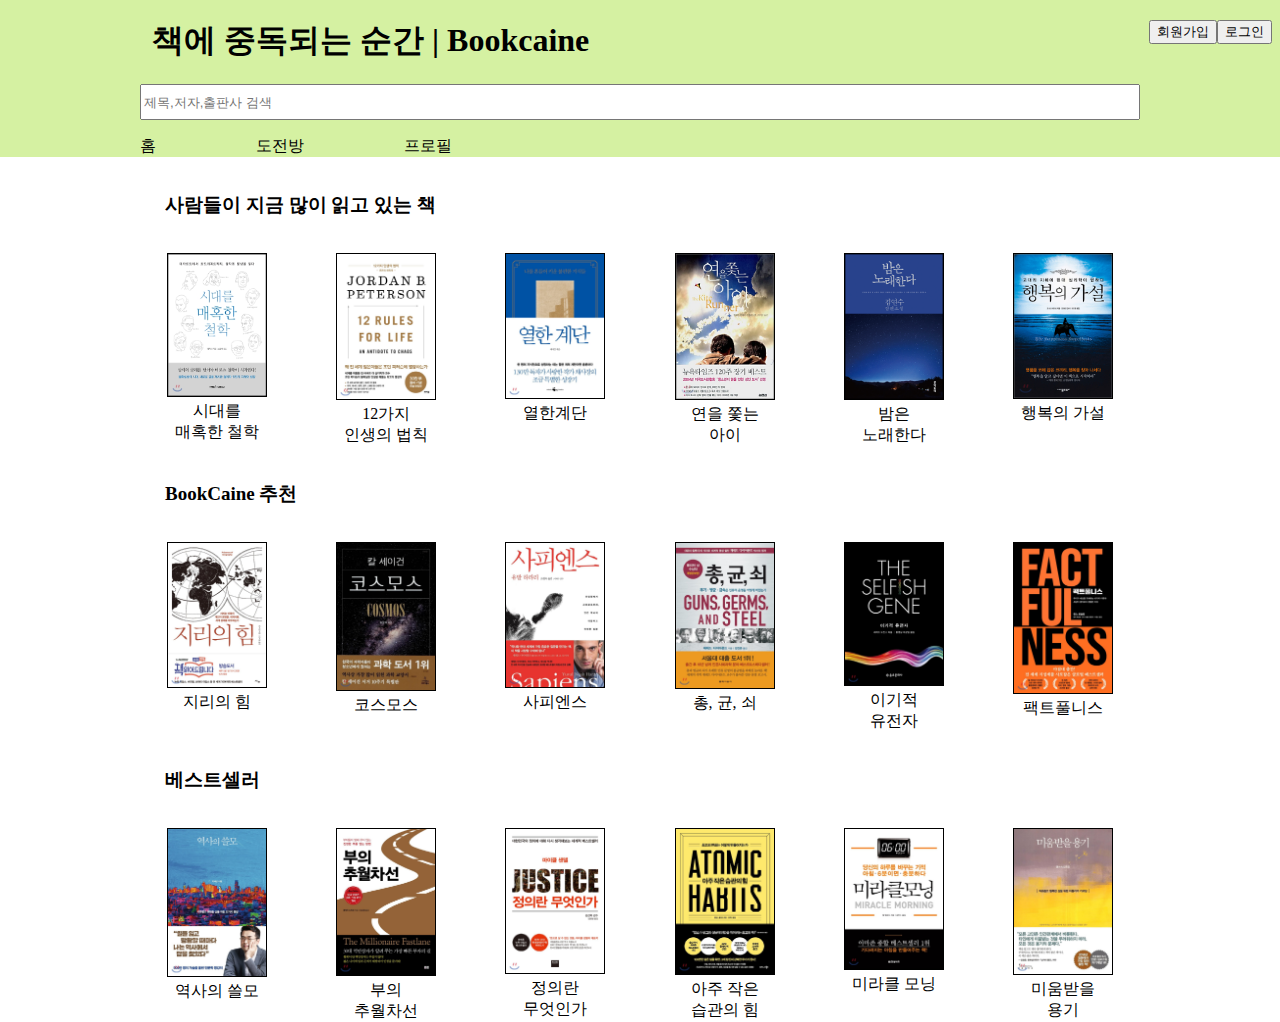
<file: bookcaine/index.html>
<!DOCTYPE html>
<html lang="en">

<head>
    <meta charset="UTF-8">
    <meta http-equiv="X-UA-Compatible" content="IE=edge">
    <meta name="viewport" content="width=device-width, initial-scale=1.0">
    <title>Document</title>
    <link rel="stylesheet" href="css/style.css">
</head>

<body>
    <header id="header">
        <section>
            <h1 class="d-none">메인</h1>
            <section id="main-top">
                <h1>책에 중독되는 순간 | Bookcaine</h1>
                <nav id="user">
                    <ul>
                        <li><a href="sign_up/Main_Sign_Up.html"><button>회원가입</button></a></li>
                        <li><a href="login/login.html"><button>로그인</button></a></li>
                    </ul>
                </nav>
            </section>

            <section class="book-search-form">
                <h1 class="d-none">도서검색폼</h1>
                <form action="">
                    <!-- <fieldset> -->
                    <!-- <legend class="d-none">도서 검색 필드</legend> -->
                    <input type="text" name="search" placeholder="제목,저자,출판사 검색">
                    <!-- <input class="button" type="submit" value="검색"> -->
                    <!-- </fieldset> -->
                </form>
            </section>

            <nav class="quick-menu">
                <h1 class="d-none">퀵메뉴</h1>
                <ul>
                    <li><a href="#">홈</a></li>
                    <li><a href="">도전방</a></li>
                    <li><a href="profile/profile.html">프로필</a></li>
                </ul>
            </nav>
        </section>


    </header>
    <main>
        <h1 class="d-none">content</h1>
        <nav>
            <h1 class="section-title">사람들이 지금 많이 읽고 있는 책</h1>
            <ol class="book-list">
                <div>
                    <a href="books/book1.html">
                        <img src="images/book1.jpg" alt="">
                        <li>시대를<br>매혹한 철학</li>
                    </a>
                    <a href="">
                        <img src="images/book2.jfif" alt="">
                        <li>12가지<br>인생의 법칙</li>
                    </a>
                    <a href="">
                        <img src="images/book3.jfif" alt="">
                        <li>열한계단</li>
                    </a>
                </div>
                <div>
                    <a href="">
                        <img src="images/book4.jpg" alt="">
                        <li>연을 쫓는<br>아이</li>
                    </a>
                    <a href="">
                        <img src="images/book5.jpg" alt="">
                        <li>밤은<br>노래한다</li>
                    </a>
                    <a href="">
                        <img src="images/book6.jpg" alt="">
                        <li>행복의 가설</li>
                    </a>
                </div>
            </ol>
        </nav>
        <nav>
            <h1 class="section-title">BookCaine 추천</h1>
            <ul class="book-list">
                <div>
                    <a href="#">
                        <img src="images/book7.jfif" alt="">
                        <li>지리의 힘</li>
                    </a>
                    <a href="">
                        <img src="images/book8.jfif" alt="">
                        <li>코스모스</li>
                    </a>
                    <a href="">
                        <img src="images/book9.jfif" alt="">
                        <li>사피엔스</li>
                    </a>
                </div>
                <div>
                    <a href="">
                        <img src="images/book10.jfif" alt="">
                        <li>총, 균, 쇠</li>
                    </a>
                    <a href="">
                        <img src="images/book11.jfif" alt="">
                        <li>이기적<br>유전자</li>
                    </a>
                    <a href="">
                        <img src="images/book12.jfif" alt="">
                        <li>팩트풀니스</li>
                    </a>
                </div>

            </ul>
        </nav>
        <nav>
            <h1 class="section-title">베스트셀러</h1>
            <ol class="book-list">
                <div>
                    <a href="">
                        <img src="images/book13.jfif" alt="">
                        <li>역사의 쓸모</li>
                    </a>
                    <a href="#">
                        <img src="images/book14.jfif" alt="">
                        <li>부의<br>추월차선</li>
                    </a>
                    <a href="">
                        <img src="images/book15.jfif" alt="">
                        <li>정의란<br>무엇인가</li>
                    </a>
                </div>
                <div>
                    <a href="">
                        <img src="images/book16.jfif" alt="">
                        <li>아주 작은<br>습관의 힘</li>
                    </a>
                    <a href="">
                        <img src="images/book17.jfif" alt="">
                        <li>미라클 모닝</li>
                    </a>
                    <a href="">
                        <img src="images/book18.jfif" alt="">
                        <li>미움받을<br>용기</li>
                    </a>
                </div>
            </ol>
        </nav>
    </main>

</body>

</html>
</file>
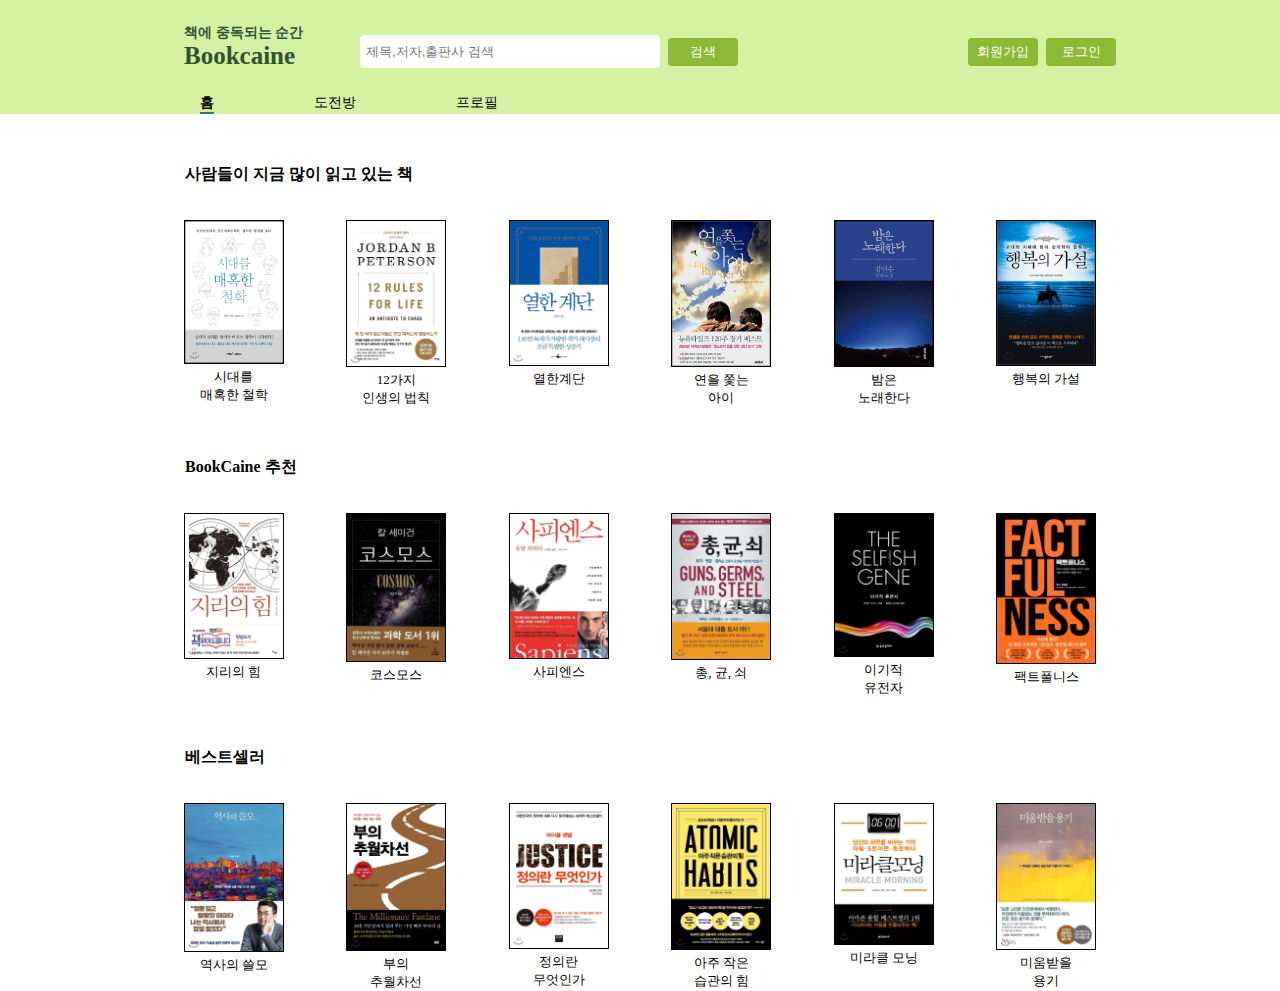
<file: prev/index.html>
<!DOCTYPE html>
<html lang="en">

<head>
    <meta charset="UTF-8">
    <meta http-equiv="X-UA-Compatible" content="IE=edge">
    <meta name="viewport" content="width=device-width, initial-scale=1.0">
    <title>Document</title>
    <link rel="stylesheet" href="css/style.css">
</head>

<body>
    <header id="header">
        <div class="float-content">
            <h1 class="logo"><div class="logo-1">책에 중독되는 순간</div> Bookcaine</h1>
            <section>
                <h1 class="d-none">헤더</h1>
                <nav id="user">
                    <ul>
                        <li><a href="sign_up/Main_Sign_Up.html"><input class="button" type="button" value="회원가입"></a></li>
                        <li><a href="login/login.html"><input class="button" type="button" value="로그인"></a></li>
                    </ul>
                </nav>

                <section class="book-search-form">
                    <h1 class="d-none">도서검색폼</h1>
                    <form action="">
                        <legend class="d-none">도서 검색 필드</legend>
                        <input class="form-input" type="text" name="search" placeholder="제목,저자,출판사 검색">
                        <input class="button" type="submit" value="검색">
                    </form>
                </section>
    
                <nav class="quick-menu">
                    <h1 class="d-none">퀵메뉴</h1>
                    <ul>
                        <li class="home"><a href="#">홈</a></li>
                        <li><a href="">도전방</a></li>
                        <li><a href="profile/profile.html">프로필</a></li>
                    </ul>
                </nav>
            </section>
        </div>
    </header>

    <main>
        <h1 class="d-none">content</h1>
        <nav>
            <h1 class="section-title">사람들이 지금 많이 읽고 있는 책</h1>
            <ol class="book-list">
                <div>
                    <a href="books/book1.html">
                        <img src="images/book1.jpg" alt="">
                        <li>시대를<br>매혹한 철학</li>
                    </a>
                    <a href="">
                        <img src="images/book2.jfif" alt="">
                        <li>12가지<br>인생의 법칙</li>
                    </a>
                    <a href="">
                        <img src="images/book3.jfif" alt="">
                        <li>열한계단</li>
                    </a>
                </div>
                <div>
                    <a href="">
                        <img src="images/book4.jpg" alt="">
                        <li>연을 쫓는<br>아이</li>
                    </a>
                    <a href="">
                        <img src="images/book5.jpg" alt="">
                        <li>밤은<br>노래한다</li>
                    </a>
                    <a href="">
                        <img src="images/book6.jpg" alt="">
                        <li>행복의 가설</li>
                    </a>
                </div>
            </ol>
        </nav>
        <nav>
            <h1 class="section-title">BookCaine 추천</h1>
            <ul class="book-list">
                <div>
                    <a href="#">
                        <img src="images/book7.jfif" alt="">
                        <li>지리의 힘</li>
                    </a>
                    <a href="">
                        <img src="images/book8.jfif" alt="">
                        <li>코스모스</li>
                    </a>
                    <a href="">
                        <img src="images/book9.jfif" alt="">
                        <li>사피엔스</li>
                    </a>
                </div>
                <div>
                    <a href="">
                        <img src="images/book10.jfif" alt="">
                        <li>총, 균, 쇠</li>
                    </a>
                    <a href="">
                        <img src="images/book11.jfif" alt="">
                        <li>이기적<br>유전자</li>
                    </a>
                    <a href="">
                        <img src="images/book12.jfif" alt="">
                        <li>팩트풀니스</li>
                    </a>
                </div>

            </ul>
        </nav>
        <nav>
            <h1 class="section-title">베스트셀러</h1>
            <ol class="book-list">
                <div>
                    <a href="">
                        <img src="images/book13.jfif" alt="">
                        <li>역사의 쓸모</li>
                    </a>
                    <a href="#">
                        <img src="images/book14.jfif" alt="">
                        <li>부의<br>추월차선</li>
                    </a>
                    <a href="">
                        <img src="images/book15.jfif" alt="">
                        <li>정의란<br>무엇인가</li>
                    </a>
                </div>
                <div>
                    <a href="">
                        <img src="images/book16.jfif" alt="">
                        <li>아주 작은<br>습관의 힘</li>
                    </a>
                    <a href="">
                        <img src="images/book17.jfif" alt="">
                        <li>미라클 모닝</li>
                    </a>
                    <a href="">
                        <img src="images/book18.jfif" alt="">
                        <li>미움받을<br>용기</li>
                    </a>
                </div>
            </ol>
        </nav>
    </main>

</body>

</html>
</file>
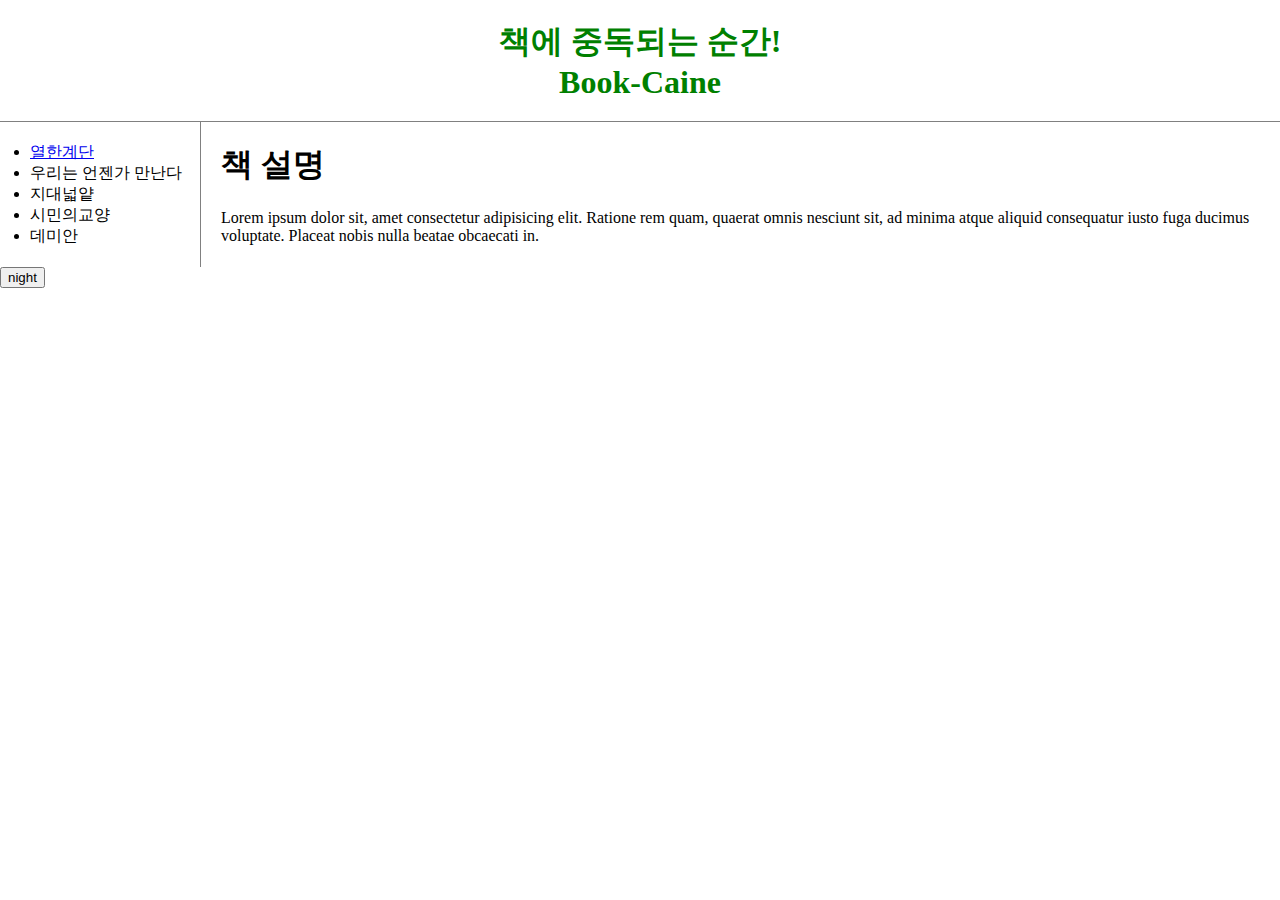
<file: bookcaine/practice.html>
<!DOCTYPE html>

<head>
    <html lang="en">

    <meta charset="UTF-8">
    <meta http-equiv="X-UA-Compatible" content="IE=edge">
    <meta name="viewport" content="width=device-width, initial-scale=1.0">
    <title>책에 중독되는 순간! BookCaine</title>
    <link rel="stylesheet" href="practice.css">
</head>

<body>
    <h1 id="title">책에 중독되는 순간!<br>Book-Caine</h1>

    <div id="grid">
        <nav>
            <h1 class="hide">책 목록</h1>
            <ul>
                <li><a href="./books/book1.html">열한계단</a></li>
                <li>우리는 언젠가 만난다</li>
                <li>지대넓얕</li>
                <li>시민의교양</li>
                <li>데미안</li>
            </ul>
        </nav>
        <section id="article">
            <h1>책 설명</h1>
            <p>
                Lorem ipsum dolor sit, amet consectetur adipisicing elit. Ratione rem quam, quaerat omnis nesciunt sit,
                ad
                minima atque aliquid consequatur iusto fuga ducimus voluptate. Placeat nobis nulla beatae obcaecati in.
            </p>
        </section>
    </div>

    <input type="button" value="night" onclick="
    var target = document.querySelector('body');
    if (this.value === 'night') {
        target.style.backgroundColor='black';
        target.style.color='white';
        this.value = 'day';
    } else {
        target.style.backgroundColor='white';
        target.style.color='black';
        this.value = 'night';
    }
    ">

</body>

</html>
</file>
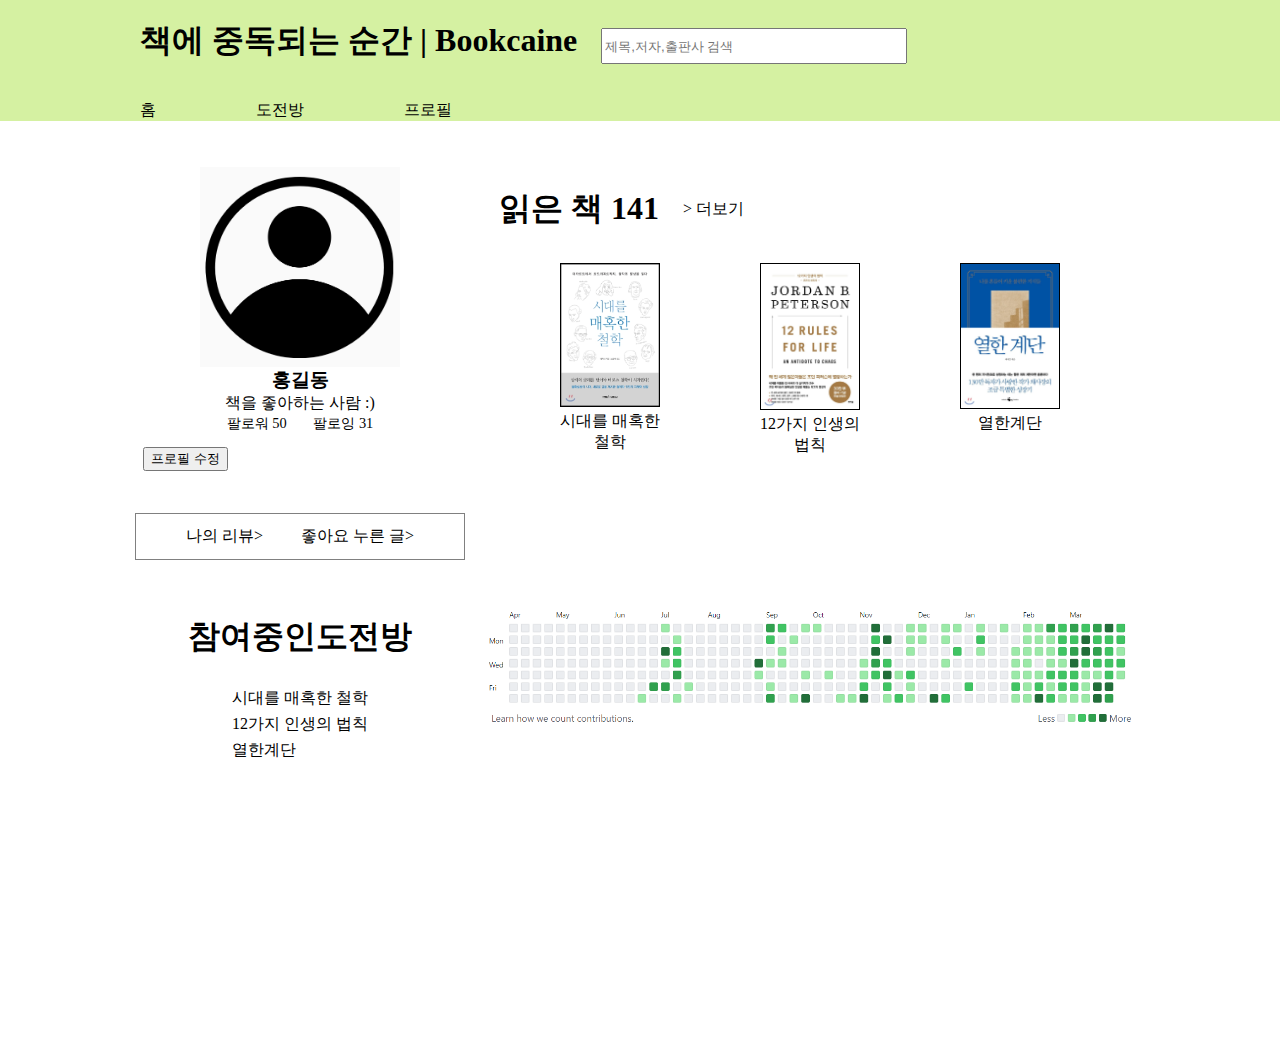
<file: bookcaine/profile.html>
<!DOCTYPE html>
<html lang="en">

<head>
    <meta charset="UTF-8">
    <meta http-equiv="X-UA-Compatible" content="IE=edge">
    <meta name="viewport" content="width=device-width, initial-scale=1.0">
    <title>Profile</title>
    <link rel="stylesheet" href="css/profile.css">
    <!-- <link rel="stylesheet" href="fontello/css/fontello.css"> -->
    <!-- <link rel="stylesheet" href="css/buttons.css"> -->
</head>

<body>
    <header id="header">
        <section>
            <h1 class="d-none">프로필</h1>
            <section id="service-title">
                <h1>책에 중독되는 순간 | Bookcaine</h1>
            </section>

            <section class="book-search-form">
                <h1 class="d-none">도서검색폼</h1>
                <form action="">
                    <!-- <fieldset> -->
                    <!-- <legend class="d-none">도서 검색 필드</legend> -->
                    <input type="text" name="search" placeholder="제목,저자,출판사 검색">
                    <!-- <input class="button" type="submit" value="검색"> -->
                    <!-- </fieldset> -->
                </form>
            </section>

            <nav class="quick-menu">
                <h1 class="d-none">퀵메뉴</h1>
                <ul>
                    <li><a href="">홈</a></li>
                    <li><a href="">도전방</a></li>
                    <li><a href="">프로필</a></li>
                </ul>
            </nav>
        </section>
    </header>

    <main id="main">

        <section class="main-profile">
            <!-- <i class="icon-user-circle-o"></i> -->
            <img src="images/user.PNG" alt="">
            <div class="user-name">홍길동</div>
            <div class="status">책을 좋아하는 사람 :)</div>
            <nav class="follow">
                <a href="">
                    <li>팔로워 50</li>
                </a>
                <a href="">
                    <li>팔로잉 31</li>
                </a>
            </nav>
        </section>

        <nav class="group">
            <h1>참여중인도전방</h1>
            <ul>
                <li><a href="">시대를 매혹한 철학</a></li>
                <li><a href="">12가지 인생의 법칙</a></li>
                <li><a href="">열한계단</a></li>
            </ul>
        </nav>

        <nav class="profile-edit">
            <h1 class="d-none">profile-edit</h1>
            <a href="#"><input type="button" value="프로필 수정"></a>
            <!-- <a href="#" class="button button-rounded button-tiny">프로필 수정</a> -->
        </nav>

        <nav class="books-done">
            <h1 class="d-none">읽은 책 전체 바로가기</h1>
            <div class="books-done-top">
                <h1>읽은 책 141</h1>
                <a href="#">> 더보기</a>
            </div>
            <nav class="books-done-list">
                <h1 class="d-none">읽은 책 리스트</h1>
                <ul>
                    <a href="#">
                        <img src="images/book1.jpg" alt="">
                        <li>시대를 매혹한 철학</li>
                    </a>
                    <a href="">
                        <img src="images/book2.jfif" alt="">
                        <li>12가지 인생의 법칙</li>
                    </a>
                    <a href="">
                        <img src="images/book3.jfif" alt="">
                        <li>열한계단</li>
                    </a>
                </ul>
            </nav>
        </nav>

        <nav class="history">
            <h1 class="d-none">지난 활동</h1>
            <ul>
                <li><a href="">나의 리뷰></a></li>
                <li><a href="">좋아요 누른 글></a></li>
            </ul>
        </nav>

        <section class="daily">
            <img src="images/daily.PNG" alt="출석체크">
        </section>
    </main>
    <footer id="footer"></footer>

</body>

</html>
</file>
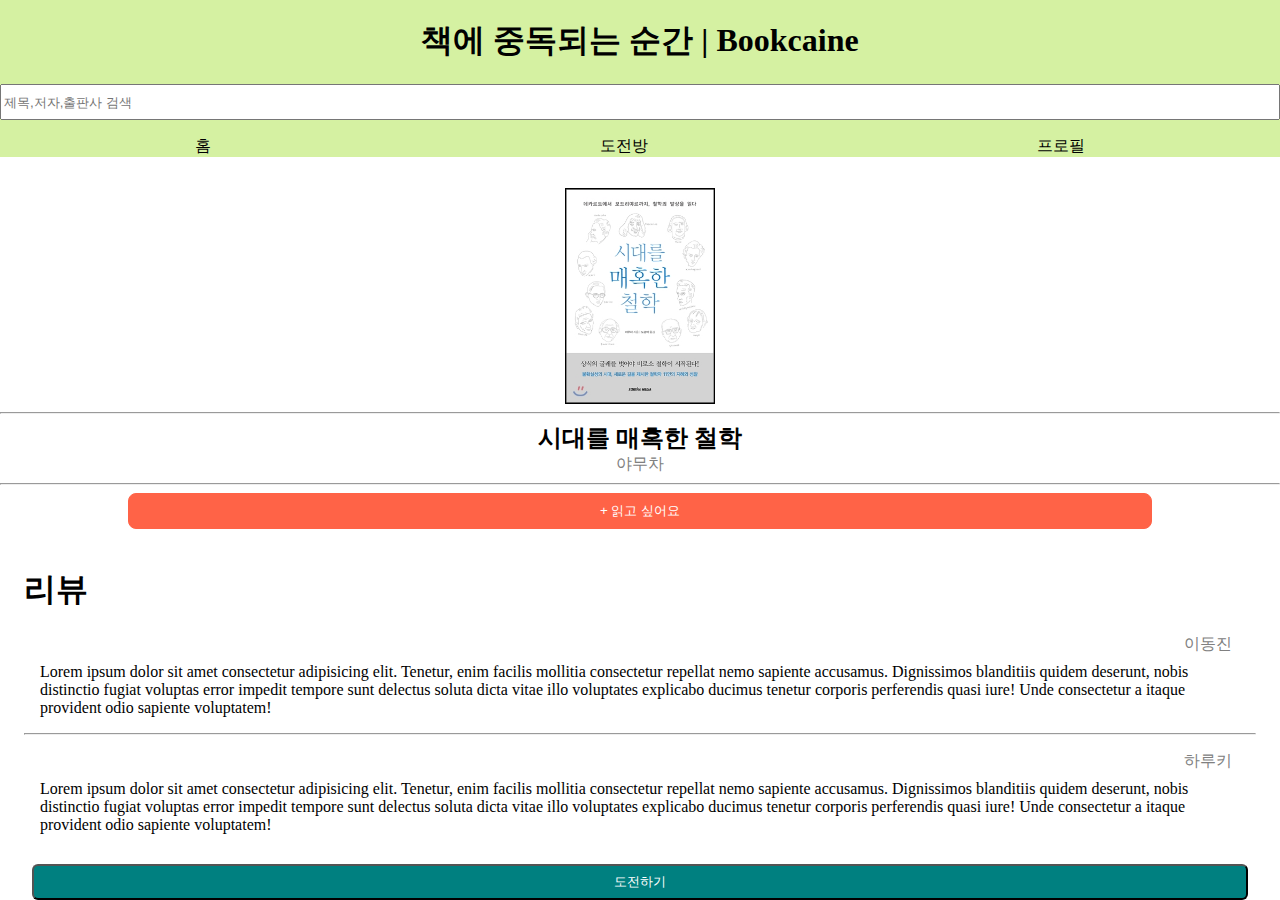
<file: bookcaine/books/book1.html>
<!DOCTYPE html>
<html lang="en">

<head>
    <meta charset="UTF-8">
    <meta http-equiv="X-UA-Compatible" content="IE=edge">
    <meta name="viewport" content="width=device-width, initial-scale=1.0">
    <title>BookDetail</title>
    <link rel="stylesheet" href="../css/book.css">
</head>

<body>
    <header id="header">
        <section>
            <h1 class="d-none">프로필</h1>
            <section id="service-title">
                <h1>책에 중독되는 순간 | Bookcaine</h1>
            </section>
            <section class="book-search-form">
                <h1 class="d-none">도서검색폼</h1>
                <form action="">
                    <input type="text" name="search" placeholder="제목,저자,출판사 검색">
                </form>
            </section>

            <nav class="quick-menu">
                <h1 class="d-none">퀵메뉴</h1>
                <ul>
                    <li><a href="../index.html">홈</a></li>
                    <li><a href="">도전방</a></li>
                    <li><a href="../profile/profile.html">프로필</a></li>
                </ul>
            </nav>
        </section>
    </header>
    <main>
        <section id="book-image">
            <h1 class="d-none">book-image</h1>
            <img src="../images/book1.jpg" alt="">
        </section>
        <hr>

        <section id="book-description">
            <h1 class="d-none">책 설명</h1>
            <div id="book-name">시대를 매혹한 철학</div>
            <div id="writer">야무차</div>
        </section>
        <hr>

        <div id="wish">
            <input type="button" value="+ 읽고 싶어요">
        </div>

        <br>

        <section id="review">
            <h1>리뷰</h1>
            <ul>
                <li>
                    <div class="reviewer">이동진</div>
                    <article>Lorem ipsum dolor sit amet consectetur adipisicing elit. Tenetur, enim facilis mollitia
                        consectetur
                        repellat nemo sapiente accusamus. Dignissimos blanditiis quidem deserunt, nobis distinctio
                        fugiat
                        voluptas error impedit tempore sunt delectus soluta dicta vitae illo voluptates explicabo
                        ducimus
                        tenetur corporis perferendis quasi iure! Unde consectetur a itaque provident odio sapiente
                        voluptatem!</article>
                </li>
                <hr>
                <li>
                    <div class="reviewer">하루키</div>
                    <article>Lorem ipsum dolor sit amet consectetur adipisicing elit. Tenetur, enim facilis mollitia
                        consectetur
                        repellat nemo sapiente accusamus. Dignissimos blanditiis quidem deserunt, nobis distinctio
                        fugiat
                        voluptas error impedit tempore sunt delectus soluta dicta vitae illo voluptates explicabo
                        ducimus
                        tenetur corporis perferendis quasi iure! Unde consectetur a itaque provident odio sapiente
                        voluptatem!</article>
                </li>
            </ul>

        </section>
        <!-- <section id="friends">
            <div>친구의 서평</div>
            <ul>
                <li>김민수</li>
            </ul>
        </section> -->

        <div id="for-bottom-btn">
        </div>

        <section id="challenge">
            <div>
                <input type="button" value="도전하기">
            </div>
        </section>
    </main>
</body>

</html>
</file>
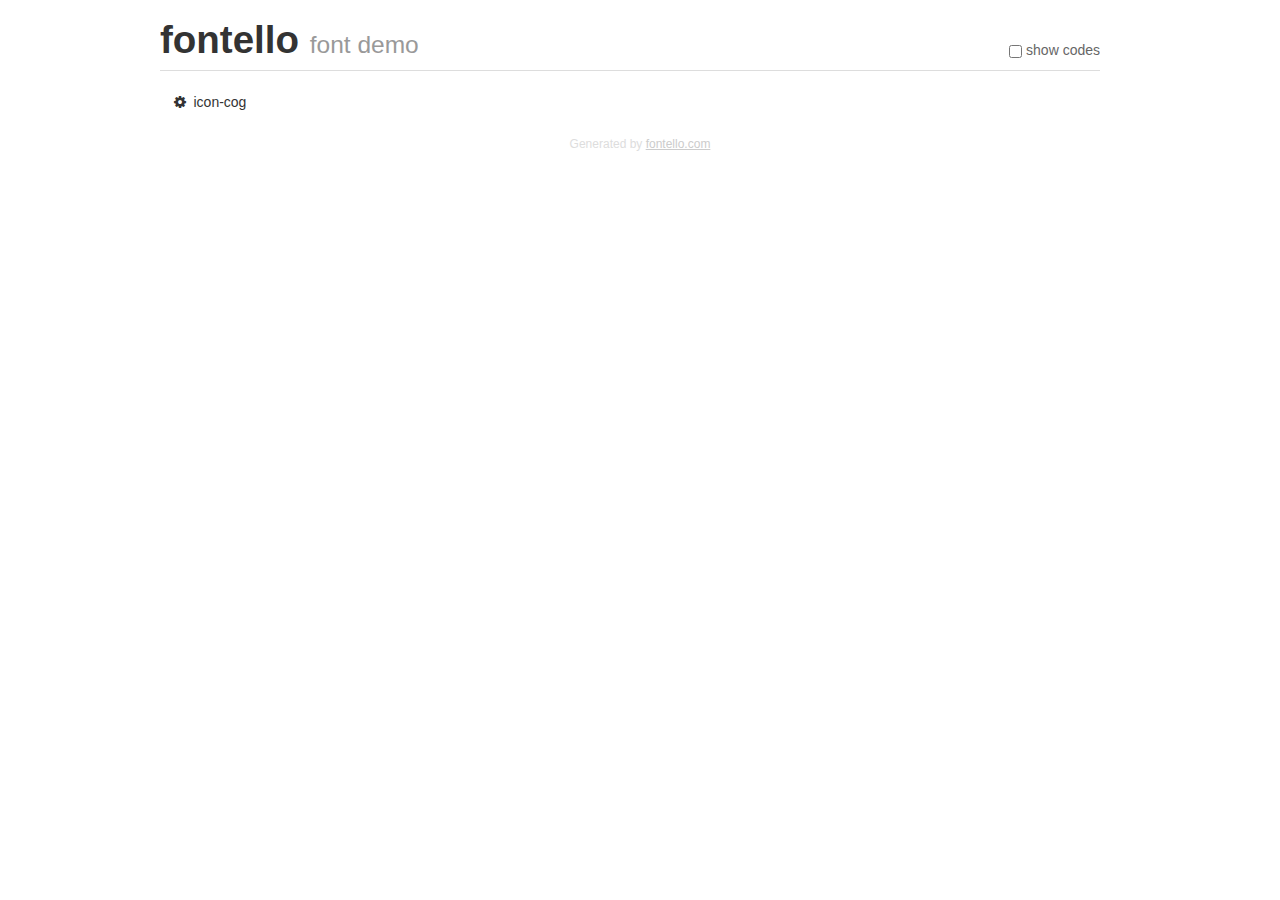
<file: bookcaine/fontello/demo.html>
<!DOCTYPE html>
<html>
  <head><!--[if lt IE 9]><script language="javascript" type="text/javascript" src="//html5shim.googlecode.com/svn/trunk/html5.js"></script><![endif]-->
    <meta charset="UTF-8"><style>/*
 * Bootstrap v2.2.1
 *
 * Copyright 2012 Twitter, Inc
 * Licensed under the Apache License v2.0
 * http://www.apache.org/licenses/LICENSE-2.0
 *
 * Designed and built with all the love in the world @twitter by @mdo and @fat.
 */
.clearfix {
  *zoom: 1;
}
.clearfix:before,
.clearfix:after {
  display: table;
  content: "";
  line-height: 0;
}
.clearfix:after {
  clear: both;
}
html {
  font-size: 100%;
  -webkit-text-size-adjust: 100%;
  -ms-text-size-adjust: 100%;
}
a:focus {
  outline: thin dotted #333;
  outline: 5px auto -webkit-focus-ring-color;
  outline-offset: -2px;
}
a:hover,
a:active {
  outline: 0;
}
button,
input,
select,
textarea {
  margin: 0;
  font-size: 100%;
  vertical-align: middle;
}
button,
input {
  *overflow: visible;
  line-height: normal;
}
button::-moz-focus-inner,
input::-moz-focus-inner {
  padding: 0;
  border: 0;
}
body {
  margin: 0;
  font-family: "Helvetica Neue", Helvetica, Arial, sans-serif;
  font-size: 14px;
  line-height: 20px;
  color: #333;
  background-color: #fff;
}
a {
  color: #08c;
  text-decoration: none;
}
a:hover {
  color: #005580;
  text-decoration: underline;
}
.row {
  margin-left: -20px;
  *zoom: 1;
}
.row:before,
.row:after {
  display: table;
  content: "";
  line-height: 0;
}
.row:after {
  clear: both;
}
[class*="span"] {
  float: left;
  min-height: 1px;
  margin-left: 20px;
}
.container,
.navbar-static-top .container,
.navbar-fixed-top .container,
.navbar-fixed-bottom .container {
  width: 940px;
}
.span12 {
  width: 940px;
}
.span11 {
  width: 860px;
}
.span10 {
  width: 780px;
}
.span9 {
  width: 700px;
}
.span8 {
  width: 620px;
}
.span7 {
  width: 540px;
}
.span6 {
  width: 460px;
}
.span5 {
  width: 380px;
}
.span4 {
  width: 300px;
}
.span3 {
  width: 220px;
}
.span2 {
  width: 140px;
}
.span1 {
  width: 60px;
}
[class*="span"].pull-right,
.row-fluid [class*="span"].pull-right {
  float: right;
}
.container {
  margin-right: auto;
  margin-left: auto;
  *zoom: 1;
}
.container:before,
.container:after {
  display: table;
  content: "";
  line-height: 0;
}
.container:after {
  clear: both;
}
p {
  margin: 0 0 10px;
}
.lead {
  margin-bottom: 20px;
  font-size: 21px;
  font-weight: 200;
  line-height: 30px;
}
small {
  font-size: 85%;
}
h1 {
  margin: 10px 0;
  font-family: inherit;
  font-weight: bold;
  line-height: 20px;
  color: inherit;
  text-rendering: optimizelegibility;
}
h1 small {
  font-weight: normal;
  line-height: 1;
  color: #999;
}
h1 {
  line-height: 40px;
}
h1 {
  font-size: 38.5px;
}
h1 small {
  font-size: 24.5px;
}
body {
  margin-top: 90px;
}
.header {
  position: fixed;
  top: 0;
  left: 50%;
  margin-left: -480px;
  background-color: #fff;
  border-bottom: 1px solid #ddd;
  padding-top: 10px;
  z-index: 10;
}
.footer {
  color: #ddd;
  font-size: 12px;
  text-align: center;
  margin-top: 20px;
}
.footer a {
  color: #ccc;
  text-decoration: underline;
}
.the-icons {
  font-size: 14px;
  line-height: 24px;
}
.switch {
  position: absolute;
  right: 0;
  bottom: 10px;
  color: #666;
}
.switch input {
  margin-right: 0.3em;
}
.codesOn .i-name {
  display: none;
}
.codesOn .i-code {
  display: inline;
}
.i-code {
  display: none;
}
@font-face {
      font-family: 'fontello';
      src: url('./font/fontello.eot?12754786');
      src: url('./font/fontello.eot?12754786#iefix') format('embedded-opentype'),
           url('./font/fontello.woff?12754786') format('woff'),
           url('./font/fontello.ttf?12754786') format('truetype'),
           url('./font/fontello.svg?12754786#fontello') format('svg');
      font-weight: normal;
      font-style: normal;
    }
     
     
    .demo-icon
    {
      font-family: "fontello";
      font-style: normal;
      font-weight: normal;
      speak: never;
     
      display: inline-block;
      text-decoration: inherit;
      width: 1em;
      margin-right: .2em;
      text-align: center;
      /* opacity: .8; */
     
      /* For safety - reset parent styles, that can break glyph codes*/
      font-variant: normal;
      text-transform: none;
     
      /* fix buttons height, for twitter bootstrap */
      line-height: 1em;
     
      /* Animation center compensation - margins should be symmetric */
      /* remove if not needed */
      margin-left: .2em;
     
      /* You can be more comfortable with increased icons size */
      /* font-size: 120%; */
     
      /* Font smoothing. That was taken from TWBS */
      -webkit-font-smoothing: antialiased;
      -moz-osx-font-smoothing: grayscale;
     
      /* Uncomment for 3D effect */
      /* text-shadow: 1px 1px 1px rgba(127, 127, 127, 0.3); */
    }
     </style>
    <link rel="stylesheet" href="css/animation.css"><!--[if IE 7]><link rel="stylesheet" href="css/" + font.fontname + "-ie7.css"><![endif]-->
    <script>
      function toggleCodes(on) {
        var obj = document.getElementById('icons');
      
        if (on) {
          obj.className += ' codesOn';
        } else {
          obj.className = obj.className.replace(' codesOn', '');
        }
      }
      
    </script>
  </head>
  <body>
    <div class="container header">
      <h1>fontello <small>font demo</small></h1>
      <label class="switch">
        <input type="checkbox" onclick="toggleCodes(this.checked)">show codes
      </label>
    </div>
    <div class="container" id="icons">
      <div class="row">
        <div class="the-icons span3" title="Code: 0xe800"><i class="demo-icon icon-cog">&#xe800;</i> <span class="i-name">icon-cog</span><span class="i-code">0xe800</span></div>
      </div>
    </div>
    <div class="container footer">Generated by <a href="https://fontello.com">fontello.com</a></div>
  </body>
</html>
</file>
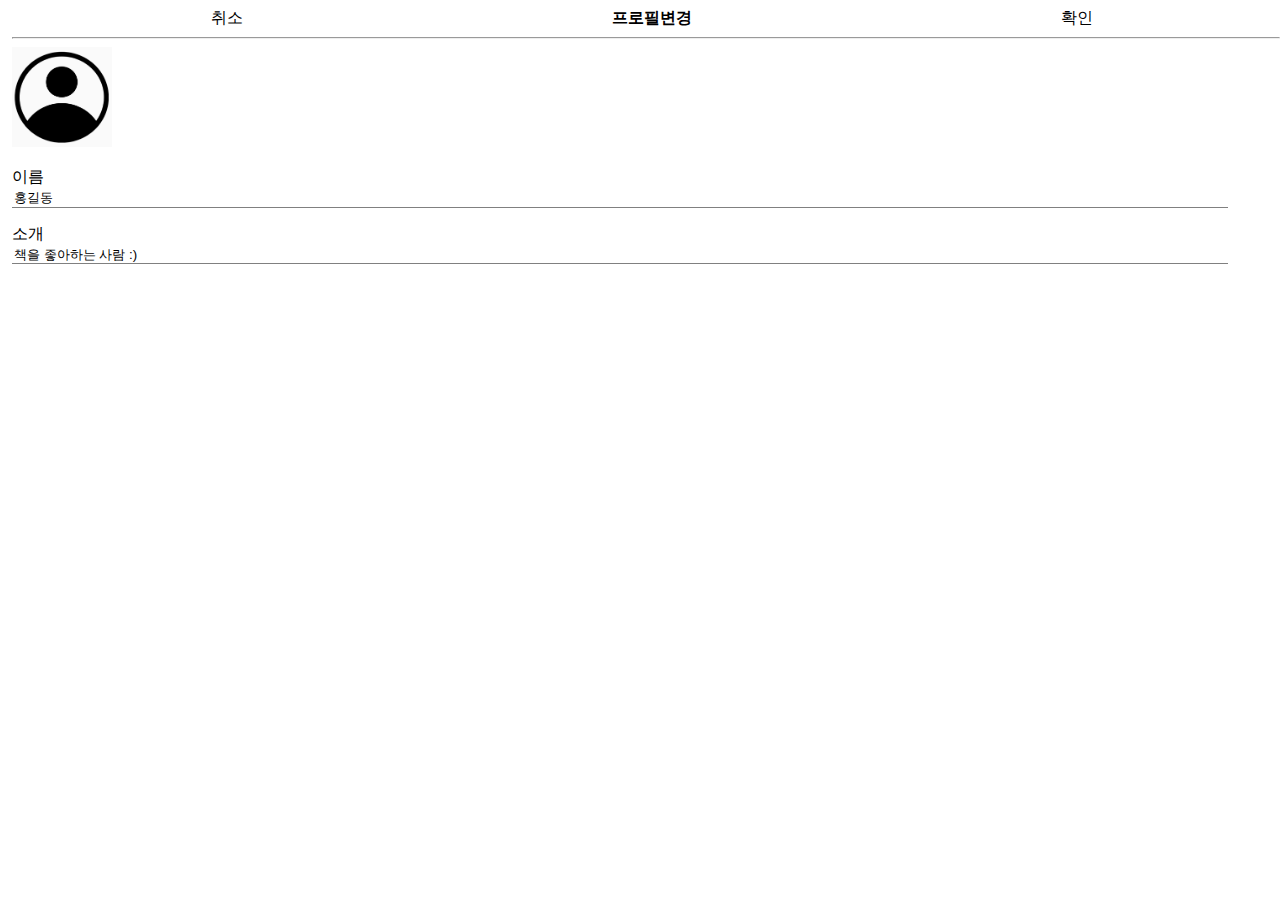
<file: bookcaine/profile/edit.html>
<!DOCTYPE html>
<html lang="en">

<head>
    <meta charset="UTF-8">
    <meta http-equiv="X-UA-Compatible" content="IE=edge">
    <meta name="viewport" content="width=device-width, initial-scale=1.0">
    <title>profile-edit</title>
    <link rel="stylesheet" href="../css/edit.css">
</head>

<body>
    <form action="profile.html">
        <h1 class="d-none">profile-edit</h1>
        <section>
            <h1 class="d-none">profile-edit-top</h1>
            <a href="profile.html">취소</a>
            <span>프로필변경</span>
            <input class="submit" type="submit" value="확인">
        </section>
        <hr>
        <img src="../images/user.PNG" alt="profile-image">
        <p>
        <div>이름</div>
        <input class="input" type="text" name="name" value="홍길동">
        </p>
        <p>
        <div>소개</div>
        <input class="input" type="text" name="introduce" value="책을 좋아하는 사람 :)" placeholder="소개를 입력해주세요.">
        </p>
        </section>
    </form>
    <script></script>
</body>

</html>
</file>
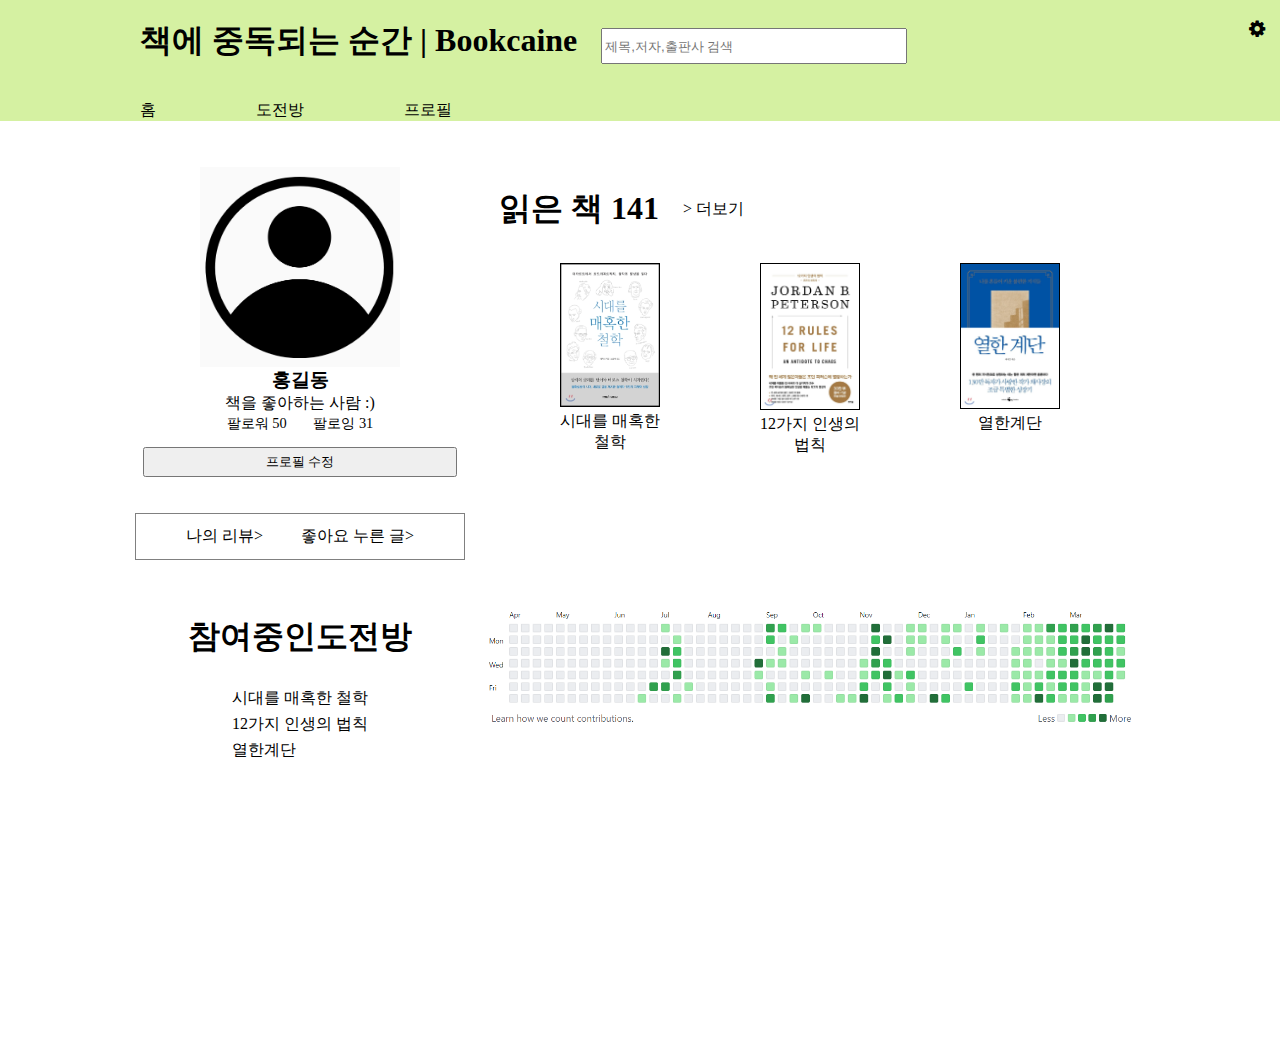
<file: bookcaine/profile/profile.html>
<!DOCTYPE html>
<html lang="en">

<head>
    <meta charset="UTF-8">
    <meta http-equiv="X-UA-Compatible" content="IE=edge">
    <meta name="viewport" content="width=device-width, initial-scale=1.0">
    <title>Profile</title>
    <link rel="stylesheet" href="../css/profile.css">
    <link rel="stylesheet" href="../fontello/css/fontello.css">

</head>

<body>
    <header id="header">
        <section>
            <h1 class="d-none">프로필</h1>
            <section id="service-title">
                <h1>책에 중독되는 순간 | Bookcaine</h1>
            </section>
            <a href="../sign/singmeno.html"><i class="icon-cog"></i></a>
            <section class="book-search-form">
                <h1 class="d-none">도서검색폼</h1>
                <form action="">
                    <!-- <fieldset> -->
                    <!-- <legend class="d-none">도서 검색 필드</legend> -->
                    <input type="text" name="search" placeholder="제목,저자,출판사 검색">
                    <!-- <input class="button" type="submit" value="검색"> -->
                    <!-- </fieldset> -->
                </form>
            </section>

            <nav class="quick-menu">
                <h1 class="d-none">퀵메뉴</h1>
                <ul>
                    <li><a href="../index.html">홈</a></li>
                    <li><a href="">도전방</a></li>
                    <li><a href="#">프로필</a></li>
                </ul>
            </nav>
        </section>
    </header>

    <main id="main">

        <section class="main-profile">
            <!-- <i class="icon-user-circle-o"></i> -->
            <img src="../images/user.PNG" alt="profile-image">
            <div class="user-name">홍길동</div>
            <div class="status">책을 좋아하는 사람 :)</div>
            <nav class="follow">
                <a href="">
                    <li>팔로워 50</li>
                </a>
                <a href="">
                    <li>팔로잉 31</li>
                </a>
            </nav>
        </section>

        <nav class="group">
            <h1>참여중인도전방</h1>
            <ul>
                <li><a href="">시대를 매혹한 철학</a></li>
                <li><a href="">12가지 인생의 법칙</a></li>
                <li><a href="">열한계단</a></li>
            </ul>
        </nav>

        <nav class="profile-edit">
            <h1 class="d-none">profile-edit</h1>
            <a href="edit.html"><button>프로필 수정</button></a>
            <!-- <a href="#" class="button button-rounded button-tiny">프로필 수정</a> -->
        </nav>

        <nav class="books-done">
            <h1 class="d-none">읽은 책 전체 바로가기</h1>
            <div class="books-done-top">
                <h1>읽은 책 141</h1>
                <a href="#">> 더보기</a>
            </div>
            <nav class="books-done-list">
                <h1 class="d-none">읽은 책 리스트</h1>
                <ul>
                    <a href="../books/book1.html">
                        <img src="../images/book1.jpg" alt="">
                        <li>시대를 매혹한 철학</li>
                    </a>
                    <a href="">
                        <img src="../images/book2.jfif" alt="">
                        <li>12가지 인생의 법칙</li>
                    </a>
                    <a href="">
                        <img src="../images/book3.jfif" alt="">
                        <li>열한계단</li>
                    </a>
                </ul>
            </nav>
        </nav>

        <nav class="history">
            <h1 class="d-none">지난 활동</h1>
            <ul>
                <li><a href="">나의 리뷰></a></li>
                <li><a href="">좋아요 누른 글></a></li>
            </ul>
        </nav>

        <section class="daily">
            <img src="../images/daily.PNG" alt="출석체크">
        </section>
    </main>
    <footer id="footer"></footer>

</body>

</html>
</file>
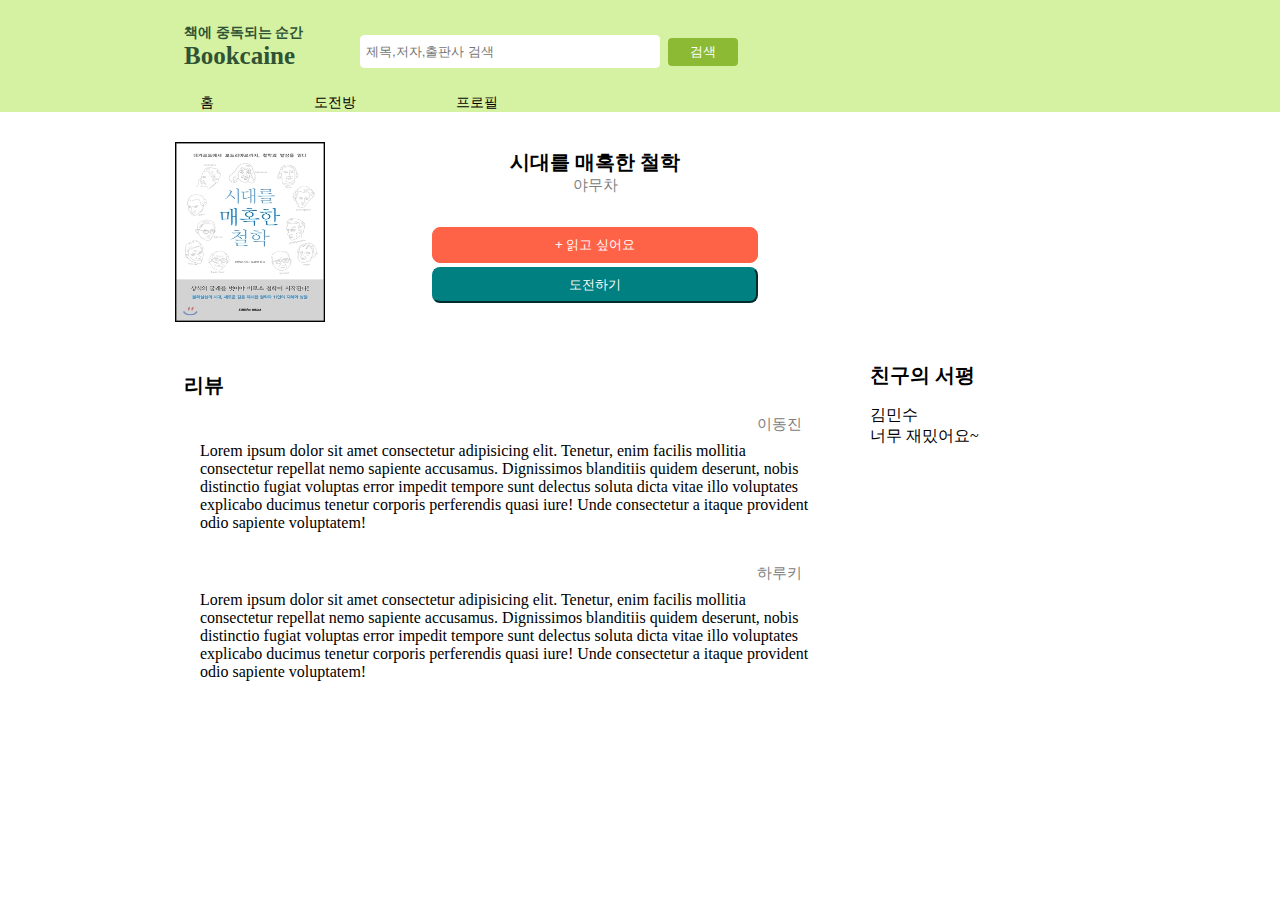
<file: prev/books/book1.html>
<!DOCTYPE html>
<html lang="en">

<head>
    <meta charset="UTF-8">
    <meta http-equiv="X-UA-Compatible" content="IE=edge">
    <meta name="viewport" content="width=device-width, initial-scale=1.0">
    <title>BookDetail</title>
    <link rel="stylesheet" href="../css/book.css">
    <link rel="stylesheet" href="../header/header.css">
</head>

<body>
    <header id="header">
        <div class="float-content">
            <h1 class="logo"><div class="logo-1">책에 중독되는 순간</div> Bookcaine</h1>
            <section>
                <h1 class="d-none">헤더</h1>
                <!-- <nav id="user">
                    <ul>
                        <li><a href="sign_up/Main_Sign_Up.html"><input class="button" type="button" value="회원가입"></a></li>
                        <li><a href="login/login.html"><input class="button" type="button" value="로그인"></a></li>
                    </ul>
                </nav> -->

                <section class="book-search-form">
                    <h1 class="d-none">도서검색폼</h1>
                    <form action="">
                        <legend class="d-none">도서 검색 필드</legend>
                        <input class="form-input" type="text" name="search" placeholder="제목,저자,출판사 검색">
                        <input class="button" type="submit" value="검색">
                    </form>
                </section>
    
                <nav class="quick-menu">
                    <h1 class="d-none">퀵메뉴</h1>
                    <ul>
                        <li><a href="../index.html">홈</a></li>
                        <li><a href="">도전방</a></li>
                        <li><a href="profile/profile.html">프로필</a></li>
                    </ul>
                </nav>
            </section>
        </div>
    </header>
    
    <main>
        <section id="book-image">
            <h1 class="d-none">book-image</h1>
            <img src="../images/book1.jpg" alt="">
        </section>
        <hr>

        <section id="book-description">
            <h1 class="d-none">책 설명</h1>
            <div id="book-name">시대를 매혹한 철학</div>
            <div id="writer">야무차</div>
        </section>
        <hr>

        <div id="wish">
            <input type="button" value="+ 읽고 싶어요">
        </div>

        <br>

        <section id="review">
            <h1>리뷰</h1>
            <ul>
                <li>
                    <div class="reviewer">이동진</div>
                    <article>Lorem ipsum dolor sit amet consectetur adipisicing elit. Tenetur, enim facilis mollitia
                        consectetur
                        repellat nemo sapiente accusamus. Dignissimos blanditiis quidem deserunt, nobis distinctio
                        fugiat
                        voluptas error impedit tempore sunt delectus soluta dicta vitae illo voluptates explicabo
                        ducimus
                        tenetur corporis perferendis quasi iure! Unde consectetur a itaque provident odio sapiente
                        voluptatem!</article>
                </li>
                <hr>
                <li>
                    <div class="reviewer">하루키</div>
                    <article>Lorem ipsum dolor sit amet consectetur adipisicing elit. Tenetur, enim facilis mollitia
                        consectetur
                        repellat nemo sapiente accusamus. Dignissimos blanditiis quidem deserunt, nobis distinctio
                        fugiat
                        voluptas error impedit tempore sunt delectus soluta dicta vitae illo voluptates explicabo
                        ducimus
                        tenetur corporis perferendis quasi iure! Unde consectetur a itaque provident odio sapiente
                        voluptatem!</article>
                </li>
            </ul>
        </section>

        <section id="friends">
            <h1>친구의 서평</h1>
            <ul>
                <li>
                    <div class="reviewer">김민수</div>
                    <article>너무 재밌어요~</article>
                </li>
            </ul>
        </section>

        <div id="for-bottom-btn">
        </div>

        <section id="challenge">
            <div>
                <input type="button" value="도전하기">
            </div>
        </section>
    </main>
</body>

</html>
</file>
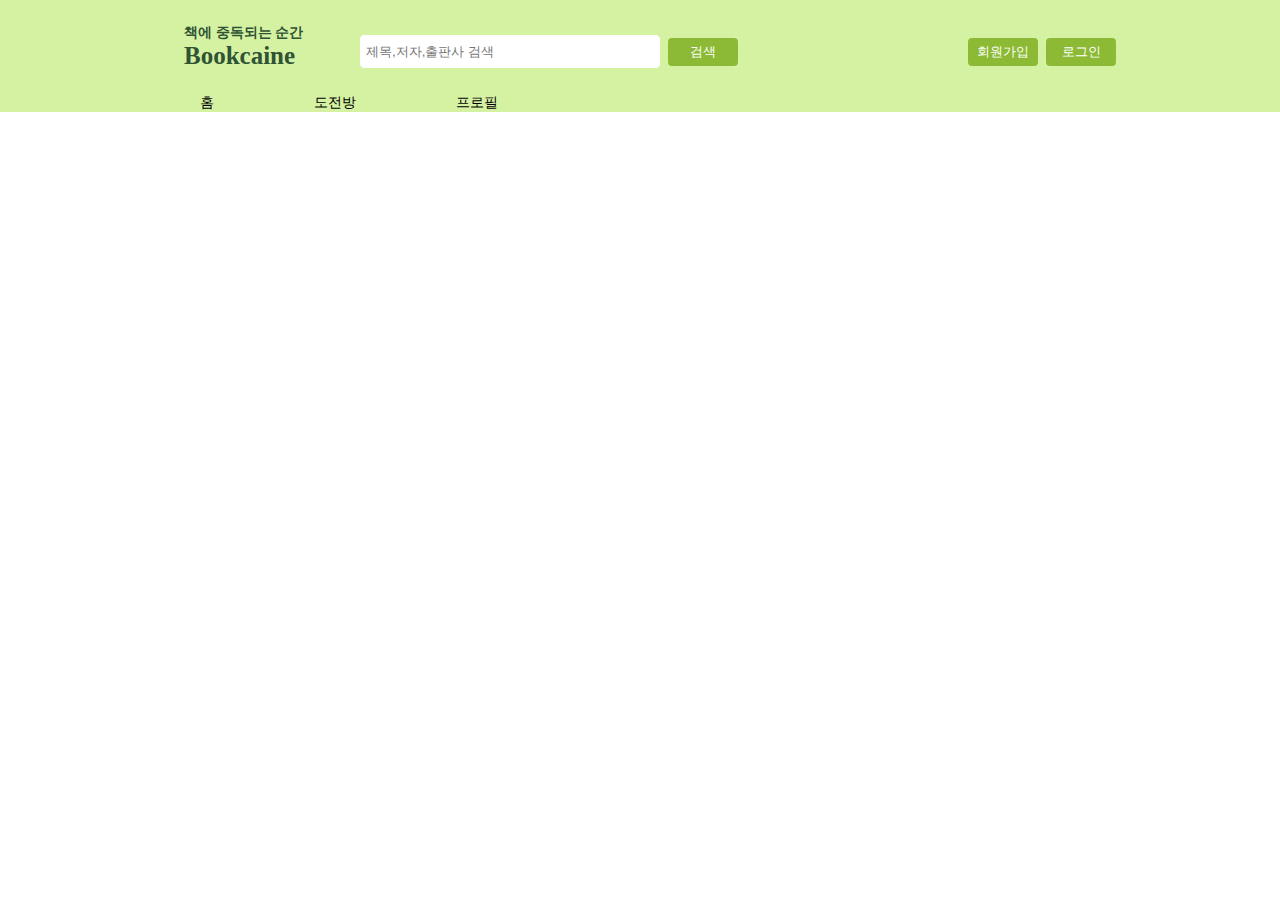
<file: prev/header/header.html>
<!DOCTYPE html>
<html lang="en">
<head>
    <meta charset="UTF-8">
    <meta http-equiv="X-UA-Compatible" content="IE=edge">
    <meta name="viewport" content="width=device-width, initial-scale=1.0">
    <title>Document</title>
    <link rel="stylesheet" href="header.css">
</head>
<body>
    <header id="header">
        <div class="float-content">
            <h1 class="logo"><div class="logo-1">책에 중독되는 순간</div> Bookcaine</h1>
            <section>
                <h1 class="d-none">헤더</h1>
                <nav id="user">
                    <ul>
                        <li><a href="sign_up/Main_Sign_Up.html"><input class="button" type="button" value="회원가입"></a></li>
                        <li><a href="login/login.html"><input class="button" type="button" value="로그인"></a></li>
                    </ul>
                </nav>

                <section class="book-search-form">
                    <h1 class="d-none">도서검색폼</h1>
                    <form action="">
                        <legend class="d-none">도서 검색 필드</legend>
                        <input class="form-input" type="text" name="search" placeholder="제목,저자,출판사 검색">
                        <input class="button" type="submit" value="검색">
                    </form>
                </section>
    
                <nav class="quick-menu">
                    <h1 class="d-none">퀵메뉴</h1>
                    <ul>
                        <li><a href="#">홈</a></li>
                        <li><a href="">도전방</a></li>
                        <li><a href="profile/profile.html">프로필</a></li>
                    </ul>
                </nav>
            </section>
        </div>
    </header>
</body>
</html>
</file>
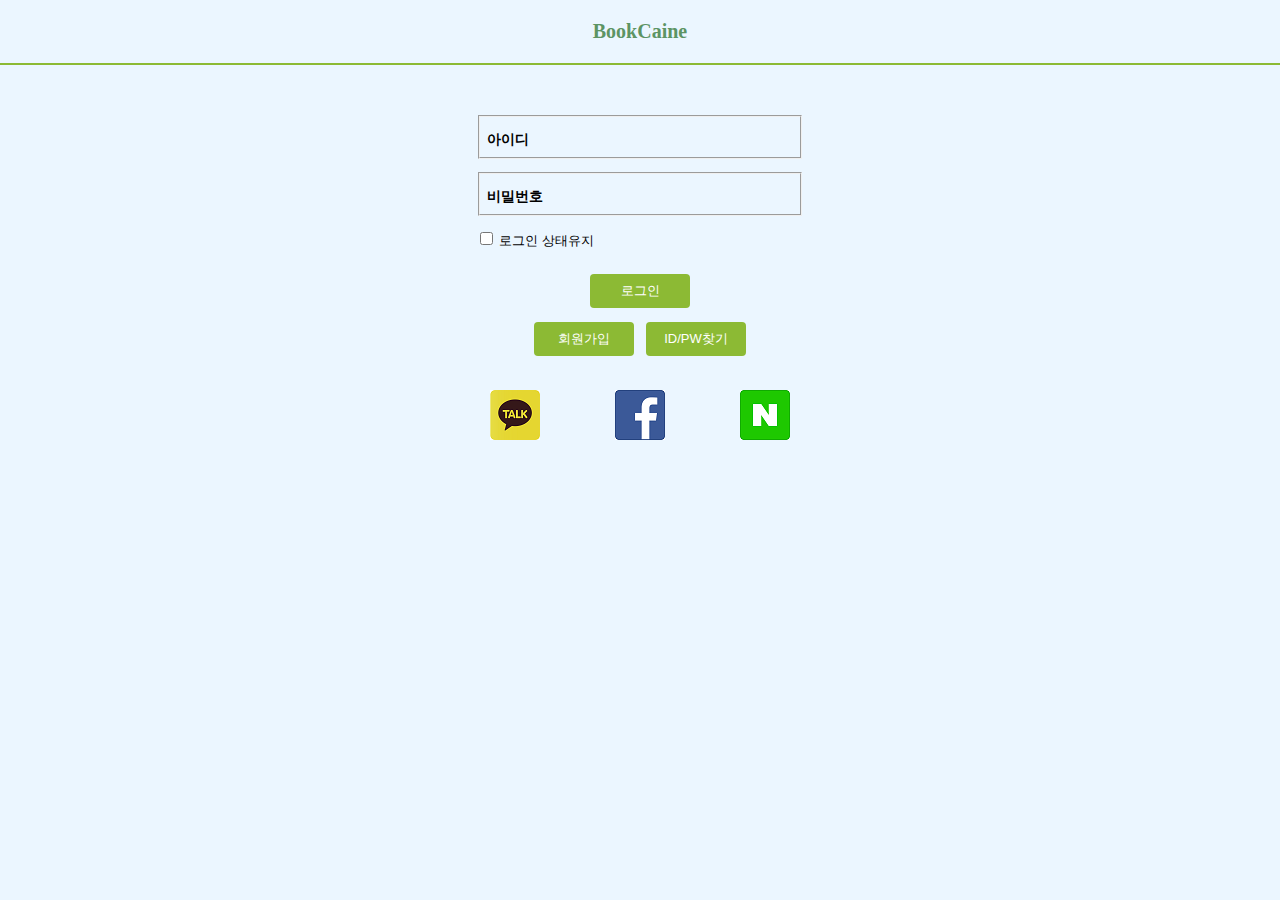
<file: prev/login/login.html>
<!DOCTYPE html>
<html lang="en">
<head>
    <meta charset="UTF-8">
    <meta http-equiv="X-UA-Compatible" content="IE=edge">
    <meta name="viewport" content="width=, initial-scale=1.0">
    <title>login</title>
    <link href="../css/login.css" type="text/css" rel="stylesheet">

    <script>
        
    </script>
</head>
<body>
    <div id="root"> 
        <header>
            <div id="header">
                <a href="../index.html" class="logo" target="_blank" title="메인화면링크">BookCaine</a>
            </div>
        </header>
        <div id="header-line"></div>

        <main id="main">
            <div id="login-info-form">
                <section class="login-form">
                    <h1 class="d-none">로그인폼</h1>
                    <form class="id">
                        <fieldset>
                            <legend class="d-none">아이디입력필드</legend>
                            <label>아이디</label>
                            <input type="text">
                        </fieldset>
                    </form>
                    <form class="password">
                        <fieldset>
                            <legend class="d-none">비밀번호입력필드</legend>
                            <label>비밀번호</label>
                            <input type="password">
                        </fieldset>
                    </form>
                </section>
            
                <section>
                    <form>
                        <legend class="d-none">로그인상태유지체크박스</legend>
                        <label class="login-check"><input type="checkbox"> 로그인 상태유지</label>
                    </form>
                </section>
            </div>
            
            <div class="buttons">
                <nav class="login-button">
                    <h1 class="d-none">로그인버튼</h1>
                    <a class="login-button" href=""><input class="button" type="button" value="로그인"></a>
                </nav>

                <nav class="other-button">
                    <h1 class="d-none">그 외 버튼</h1>
                    <a class="signup-button" href="../sign_up/Main_Sign_Up.html"><input class="button" type="button" value="회원가입"></a>
                    <a class="find-idpw-button" href="../login/find_id/find_id.html"><input class="button" type="button" value="ID/PW찾기"></a>
                </nav>
            </div>
        </main>
            
        <aside id="aside">
            <nav class="easy-login">
                <h1 class="d-none">간편로그인</h1>
                <ul>
                    <li><a class="icon kakao-login" href="../login/easy_login/easy_login.html">카카오</a></li>
                    <li><a class="icon facebook-login" href="../login/easy_login/easy_login.html">페이스북</a></li>
                    <li><a class="icon naver-login" href="../login/easy_login/easy_login.html">네이버</a></li>
                </ul>
            </nav>
        </aside>
        
    </div>
</body>
</html>
</file>
<file: bookcaine/css/style.css>
*{
    box-sizing: border-box;
}

html,body{
    width: 100%;
    height: 100%;
    margin: 0;
    padding: 0;
}

.d-none{
    display: none !important;
}

a{
    text-decoration: none;
    color: black;
}

ul, ol{
    padding: 0;
}

li{
    list-style: none;
}

img{
    width: 100px;
    border: 0.5px solid black;
}

img+li{
    text-align: center;
}

.book-list>div{
    width: 100%;
    display: flex;
    gap: 15px;
    justify-content: space-around;
}

.book-list a{
    width: 100px;
}

/* ------------------ header ------------------ */

header{
    background-color: #ccee8ed2;
}

#main-top h1{
    margin-top: 0;
    padding-top: 18.72px;
    padding-left: 12px;
    display: inline-block;
}

#main-top nav{
    position: absolute;
    top: 4px;
    right: 8px;
}

#user>ul{
    display: flex;
}

/* .book-search-form fieldset{
    background-color: white;
} */

    .book-search-form input{
        width: 100%;
        height: 36px;
    }

.quick-menu>ul{
    display: flex;
    justify-content: space-around;
}

/* ------------------ main ------------------ */

.section-title{
    max-width: 1000px;
    margin: 35px auto;
    padding-left: 25px;
    padding-right: 8px;
    font-size: 19px;
    /* font-weight: normal; */
}

.book-list>div:nth-of-type(2){
    margin-top: 26px;
}


@media screen and (max-width: 440px){
    #main-top > h1 {
        margin: 0;
    }
    #main-top nav{
        position: static;
        justify-content: flex-end;
        display: flex;
    }
}

@media screen and (min-width: 1000px){

    header>section{
        width: 1000px;
        margin: 0 auto;
    }

    .quick-menu>ul{
        justify-content: unset;
        gap: 100px;
    }

    main>nav>ol, main>nav>ul{
        max-width: 1000px;
        margin: 0 auto;
    }

    .book-list{
        display: flex;
        gap: 15px;
        justify-content: space-around;
    }

    .book-list>div:nth-of-type(2){
        margin-top: 0;
    }
}
</file>
<file: prev/css/style.css>
*{
    box-sizing: border-box;
}

html,body{
    width: 100%;
    height: 100%;
    margin: 0;
    padding: 0;
}

.d-none{
    display: none !important;
}

a{
    text-decoration: none;
    color: black;
}

ul, ol{
    padding: 0;
}

li{
    list-style: none;
}

img{
    width: 100px;
    border: 0.5px solid black;
}

img+li{
    text-align: center;
}

.book-list>div{
    width: 100%;
    display: flex;
    gap: 15px;
    justify-content: space-around;
}

.book-list a{
    width: 100px;
}

.button{
    width:70px;
    background-color: #8cba34;
    border: none;
    color:#fff;
    padding: 5px 0;
    text-align: center;
    font-size: 13px;
    margin: 4px;
    border-radius: 4px;
}
    .button:hover{
        background-color: #347961;
        transition: 0.25s;
    }

/* ------------------ header ------------------ */
.float-content{
    margin-left: auto;
    margin-right: auto;
    height: 100%;
    min-height:inherit;
    position: relative;
}

.logo{
    font-size: 25px;
    font-weight: bold;
    font-family: none;
    text-decoration: initial;
    padding: 24px 24px 24px 24px;
    margin: 0;
    color: rgb(47, 83, 52);
    display: inline-block;
    position: relative;
}
.logo-1{
    font-size: 14px;
}

header{
    background-color: #ccee8ed2;
}

#user ul{
    display: flex;
    justify-content: flex-end;
    position: absolute;
    right: 5px;
    top: 18px;
}

.book-search-form{
    display: flex;
    flex-direction: column;
    padding-left: 25px;
}
    .form-input{  
        height: 30px;
        width: 70%;
        border: 1px solid white;
        border-radius: 4px;
        padding-left: 5px;
    }

.quick-menu>ul{
    display: flex;
    justify-content: space-around;
    font-size: 14px;
}
    .quick-menu>ul>li:hover{
        font-weight: bold;
        transition: 0.05s;
        border-bottom: 2px solid #347961;
    }
    .home{
        font-weight: bold;
        border-bottom: 2px solid #347961;
    }    

/* ------------------ main ------------------ */

.section-title{
    max-width: 960px;
    margin: 50px auto 35px auto;
    padding-left: 25px;
    padding-right: 8px;
    font-size: 16px;
    /* font-weight: normal; */
}

.book-list>div:nth-of-type(2){
    margin-top: 26px;
}

main li{
    font-size: 13px;
}

/* ------------------ 반응형 ------------------ */

@media screen and (min-width: 690px){
    
    .book-search-form{
        display: inline-block;
        position: absolute;
        left: 200px;
        top: 34px;
        padding-left: 0px;
    }
        .form-input{  
            height: 33px;
            width: 235px;
        }

    .quick-menu>ul{
        justify-content: unset;
        gap: 100px;
        margin: 0px 0px 0px 40px;
    }   

}

@media screen and (min-width: 960px){
    .float-content{
        width:960px;
    }

    #user ul{
        display: flex;
        justify-content: flex-end;
        position: absolute;
        right: 0px;
        top: 18px;
    }

    .book-search-form{
        display: inline-block;
        position: absolute;
        left: 200px;
        top: 34px;
    }
        .form-input{  
            height: 33px;
            width: 300px;
        }  

    .book-list{
        width:960px;
        margin-left: auto;
        margin-right: auto;
        display: flex;
        gap: 15px;
        justify-content: space-around;
    }

    .book-list>div:nth-of-type(2){
        margin-top: 0;
    }
}
</file>
<file: bookcaine/practice.css>
#grid {
    display: grid;
    grid-template-columns: 150px 1fr;
}

body {
    margin: 0px;
}

#title {
    color: green;
    text-align: center;
    border-bottom: 1px solid gray;
    margin: 0px;
    padding: 20px;
}

#grid ul {
    width: 170px;
    margin: 0px;
    margin-left: 10px;
    padding: 20px;
    padding-right: 10px;
}

.hide {
    display: none;
}

h2 {
    display: none;
}

#grid #article {
    margin-left: 50px;
    border-left: 1px solid gray;
    padding-left: 20px;
}

@media(max-width: 800px) {
    #grid {
        display: block;
    }

    #grid #article {
        margin-left: 20px;
        border-left: none;
        padding-left: 0px;
    }

    #title {

        border-bottom: none;

    }
}
</file>
<file: bookcaine/css/profile.css>
*{
    box-sizing: border-box;
}

html,body{
    width: 100%;
    height: 100%;
    margin: 0;
    padding: 0;
}

.d-none{
    display: none !important;
}

a{
    text-decoration: none;
    color: black;
}

ul{
    padding: 0;
}

li{
    list-style: none;
}

/* ------------------ header ------------------ */

header{
    background-color: #ccee8ed2;
}

#service-title h1{
    margin-top: 0;
    padding-top: 18.72px;
    text-align: center;
}

.icon-cog{
    position: absolute;
    font-size: 1.2rem;
    top: 19px;
    right: 10px;
}

/* .book-search-form fieldset{
    background-color: white;
} */

    .book-search-form input{
        width: 100%;
        height: 36px;
    }

.quick-menu>ul{
    display: flex;
    justify-content: space-around;
}

/* ------------------ main ------------------ */

main{
    width: 100%;
    height: 100%;
    display: grid;
    grid-template-columns: 1fr 1fr;
    grid-template-rows: auto 50px 1fr 36px 1fr;
    grid-template-areas: 
    "main group"
    "edit edit"
    "read read"
    "history history"
    "daily daily";
    gap: 10px;
}

.main-profile, .group{
    display: flex;
    flex-direction: column;
    align-items: center;
}

.main-profile{
    grid-area: main;
}

    .main-profile .user-name{
        font-weight: bold;
    }

    .main-profile>img{
        width: 100px;
        height: 100px;
    }

    .main-profile .status{
        font-size: 0.8rem;
    }

    .main-profile .follow{
        display: flex;
        width: 200px;
        font-size: 0.7rem;
        justify-content: space-evenly;
    }

.group{
    grid-area: group;
}

.group h1{
    margin: 8px;
}

.group li{
    margin: 5px;
}

.profile-edit{
    grid-area: edit;
    display: flex;
    width: 100%;
    justify-content: center;
    align-items: center;
}

.profile-edit>a{
    display: inline-block;
    height: 30px;
    width: 95%;
}

.profile-edit button{
    padding: 0;
    width: 100%;
    height: 100%;
}

.books-done{
    grid-area: read;
}

    .books-done>.books-done-top{
        display: flex;
        align-items: center;
        margin-top: 20px;
    }

    .books-done>.books-done-top > h1{
        margin: 0 24px;
    }

    .books-done>.books-done-list ul{
        display: flex;
        gap: 15px;
        justify-content: space-evenly;
        margin-top: 32px;
    }

    .books-done>.books-done-list ul>a{
        width: 100px;
    }

    .books-done-list img{
        width: 100px;
        border: 0.5px solid black;
    }

    .books-done-list img+li{
        text-align: center;
    }

.history{
    grid-area: history;
}

.history>ul{
    display: flex;
    border: 0.5px solid gray;
    padding: 12px;
    justify-content: space-evenly;
}

.daily{
    grid-area: daily;
}

    .daily img{
        margin-top: 40px;   
        width: 100%;
    }

@media screen and (min-width: 1000px){

    header>section{
        width: 1000px;
        margin: 0 auto;
    }

    #service-title{
        display: inline-block;
    }

    .book-search-form{
        display: inline-block;
        width: 306px;
        margin-left: 20px;
    }

    .quick-menu>ul{
        justify-content: unset;
        gap: 100px;
    }

    #main{
        height: 100%;
        display: grid;
        grid-template-columns: 1fr 330px 330px 330px 1fr;
        grid-template-rows: 20px 1fr 1fr;
        grid-template-areas:
        ". . . . ."
        ". main read read ."
        ". group daily daily .";
    }

    .main-profile{
        grid-area: main;
        height: fit-content;
    }
    
        .main-profile>img{
            width: 200px;
            height: 200px;
        }

        .main-profile .user-name{
            font-size: 1.2rem;
        }

        .main-profile .status{
            font-size: 1rem;
        }
    
        .main-profile .follow{
            font-size: 0.9rem;
        }

    .profile-edit{
        grid-area: main;
        height: fit-content;
        margin-top: 280px;
    }

    .group{
        grid-area: group;
    }

    .history{
        grid-area: main;
        margin-top: 330px;
    }
    
    img{
        width: 83px;
    }

    .daily img{
        margin-top: 0;   
    }
    
}
</file>
<file: bookcaine/fontello/css/fontello.css>
@font-face {
  font-family: 'fontello';
  src: url('../font/fontello.eot?56617265');
  src: url('../font/fontello.eot?56617265#iefix') format('embedded-opentype'),
       url('../font/fontello.woff2?56617265') format('woff2'),
       url('../font/fontello.woff?56617265') format('woff'),
       url('../font/fontello.ttf?56617265') format('truetype'),
       url('../font/fontello.svg?56617265#fontello') format('svg');
  font-weight: normal;
  font-style: normal;
}
/* Chrome hack: SVG is rendered more smooth in Windozze. 100% magic, uncomment if you need it. */
/* Note, that will break hinting! In other OS-es font will be not as sharp as it could be */
/*
@media screen and (-webkit-min-device-pixel-ratio:0) {
  @font-face {
    font-family: 'fontello';
    src: url('../font/fontello.svg?56617265#fontello') format('svg');
  }
}
*/
 
 [class^="icon-"]:before, [class*=" icon-"]:before {
  font-family: "fontello";
  font-style: normal;
  font-weight: normal;
  speak: never;
 
  display: inline-block;
  text-decoration: inherit;
  width: 1em;
  margin-right: .2em;
  text-align: center;
  /* opacity: .8; */
 
  /* For safety - reset parent styles, that can break glyph codes*/
  font-variant: normal;
  text-transform: none;
 
  /* fix buttons height, for twitter bootstrap */
  line-height: 1em;
 
  /* Animation center compensation - margins should be symmetric */
  /* remove if not needed */
  margin-left: .2em;
 
  /* you can be more comfortable with increased icons size */
  /* font-size: 120%; */
 
  /* Font smoothing. That was taken from TWBS */
  -webkit-font-smoothing: antialiased;
  -moz-osx-font-smoothing: grayscale;
 
  /* Uncomment for 3D effect */
  /* text-shadow: 1px 1px 1px rgba(127, 127, 127, 0.3); */
}
 
.icon-cog:before { content: '\e800'; } /* '' */
</file>
<file: bookcaine/css/book.css>
*{
    box-sizing: border-box;
}

html,body{
    width: 100%;
    height: 100%;
    margin: 0;
    padding: 0;
}

.d-none{
    display: none !important;
}

a{
    text-decoration: none;
    color: black;
}

ul{
    padding: 0;
}

li{
    list-style: none;
}

/* ------------------ header ------------------ */

header{
    background-color: #ccee8ed2;
}

#service-title h1{
    margin-top: 0;
    padding-top: 18.72px;
    text-align: center;
}

    .book-search-form input{
        width: 100%;
        height: 36px;
    }

.quick-menu>ul{
    display: flex;
    justify-content: space-around;
}

/* ------------------ main ------------------ */
#book-image{
    width: 100%;
    display: flex;
    justify-content: center;
}

img{
    width: 150px;
    border: 0.5px solid black;
    margin-top: 15px;
}

#book-description div{
    text-align: center;
}

#book-name{
    font-size: 24px;
    font-weight: bold;
}

#writer{
    color: gray;
}

#wish > input{
    padding: 0;
    width: 80%;
    height: 36px;
    display: block;
    margin: 0 auto;
    background-color: tomato;
    color: white;
    border: 1px solid tomato;
    border-radius: 8px;
}

#review{
    margin: 0 24px;
}

#review>ul>li{
    margin: 16px;
}

#review .reviewer{
    text-align: right;
    color: gray;
    margin: 8px;
}

#challenge > div{
    position: fixed;
    bottom: 0;
    width: 100%;
}

#challenge > div > input{
    width: 95%;
    height: 36px;
    display: block;
    margin: 0 auto;
    color: white;
    background-color: teal;
    border-radius: 6px;
}

#for-bottom-btn{
    height: 36px;
}
</file>
<file: bookcaine/css/edit.css>
*{
    box-sizing: border-box;
}

html,body{
    width: 100%;
    height: 100%;
    margin: 0;
    padding: 0;
}

.d-none{
    display: none !important;
}

a{
    text-decoration: none;
    color: black;
}

ul{
    padding: 0;
}

li{
    list-style: none;
}

/* --------------------------------------- */

body{
    margin-top: 8px;
}

form > section{
    display: flex;
    justify-content: space-between;
    padding: 0 8px;
}

form > section > span{
    font-weight: bold;
}

.submit{
    border: 0;
    padding: 0;
    background-color: white;
    font-size: 16px;
}

form > img{
    width: 100px;
    height: 100px;
}

form * {
    margin-left: 12px;
}

form .input{
    width: 95%;
    border: 0;
    border-bottom: 0.5px solid gray;
}

/* --------------------------------------- */

@media screen and (min-width: 1000px){
    form > section{
        justify-content: space-around;
    }
}
</file>
<file: prev/css/book.css>
*{
    box-sizing: border-box;
}

html,body{
    width: 100%;
    height: 100%;
    margin: 0;
    padding: 0;
}

.d-none{
    display: none !important;
}

a{
    text-decoration: none;
    color: black;
}

ul{
    padding: 0;
}

li{
    list-style: none;
}

/* ------------------ header ------------------ */

/* header{
    background-color: #ccee8ed2;
}

#service-title h1{
    margin-top: 0;
    padding-top: 18.72px;
    text-align: center;
}

    .book-search-form input{
        width: 100%;
        height: 36px;
    }

.quick-menu>ul{
    display: flex;
    justify-content: space-around;
} */

/* ------------------ main ------------------ */
#book-image{
    width: 100%;
    display: flex;
    justify-content: center;
}

img{
    width: 150px;
    border: 0.5px solid black;
    margin-top: 20px;
}

#book-description div{
    text-align: center;
}

#book-name{
    font-size: 20px;
    font-weight: bold;
}

#writer{
    font-size:15px;
    color: gray;
}

#wish > input{
    padding: 0;
    width: 80%;
    height: 36px;
    display: block;
    margin: 0 auto;
    background-color: tomato;
    color: white;
    border: 1px solid tomato;
    border-radius: 8px;
}

#review{
    margin: 0 24px;
}
    #review h1, #friends h1{
        font-size: 20px;
        margin-top: 20px;
    }


    #review>ul>li{
        margin: 16px;
    }

#review .reviewer{
    text-align: right;
    color: gray;
    margin: 8px;
    font-size: 15px;
}

#challenge > div{
    position: fixed;
    bottom: 0;
    width: 100%;
}

#challenge > div > input{
    width: 100%;
    height: 36px;
    display: block;
    margin: 0 auto;
    color: white;
    background-color: teal;
    border-radius: 8px;
    border-color: teal;
    
}

#for-bottom-btn{
    height: 36px;
}

#friends{
    margin-left: 20px;
}

/* ------------------ 반응형 ------------------ */

@media screen and (min-width: 690px){
    
    main{
        margin-top: 10px;
        display: grid;
        width: 690px;
        margin-left: auto;
        margin-right: auto;
        grid-template-columns: 180px 1fr;
        grid-template-rows: 100px 100px 1fr 100px;
        grid-template-areas:
        "image name"
        "image wish"
        "review review"
        "friends friends";
    }
    
    #book-image{
        grid-area: image;
    }

    #book-description{
        grid-area: name;
        margin-top: 30px;
    }

    #challenge, #wish{
        grid-area: wish;
        margin-top: 5px;
    }

    #review {
        grid-area: review;
    }
        #review h1{
            margin-top: 50px;
        }
    
    #challenge > div{
        grid-area: wish;
        position: relative;
        top: 40px;
        width: 80%;
        margin: 0 auto;
    }

    #friends{
        grid-area: friends;
        margin-left: 20px;
    }
    
}

@media screen and (min-width: 960px){
    main{
        width: 960px;
        grid-template-columns: 180px 1fr 270px;
        grid-template-rows: 100px 100px 1fr;
        grid-template-areas:
        "image name ."
        "image wish ."
        "review review friends";
    }

    hr{
        border: 0;
        margin: 0;
    }
    #book-description{
        margin: auto;
    }
    #challenge, #wish{
        width: 80%;
        margin-left: auto;
        margin-right: auto;
    }
    
        #friends h1{
            margin-top: 40px;
        }
}
</file>
<file: prev/header/header.css>
*{
    box-sizing: border-box;
}

html,body{
    width: 100%;
    height: 100%;
    margin: 0;
    padding: 0;
}

a{
    text-decoration: none;
    color: black;
}

.d-none{
    display: none !important;
}

ul, ol{
    padding: 0;
}

li{
    list-style: none;
}

.button{
    width:70px !important;
    background-color: #8cba34;
    border: none;
    color:#fff;
    padding: 5px 0;
    text-align: center;
    font-size: 13px;
    margin: 4px;
    border-radius: 4px;
}
    .button:hover{
        background-color: #347961;
        transition: 0.25s;
    }

/* ------------------ header ------------------ */
.float-content{
    margin-left: auto;
    margin-right: auto;
    height: 100%;
    min-height:inherit;
    position: relative;
}

.logo{
    font-size: 25px;
    font-weight: bold;
    font-family: none;
    text-decoration: initial;
    padding: 24px 24px 24px 24px;
    margin: 0;
    color: rgb(47, 83, 52);
    display: inline-block;
    position: relative;
}
.logo-1{
    font-size: 14px;
}

header{
    background-color: #ccee8ed2;
}

#user ul{
    display: flex;
    justify-content: flex-end;
    position: absolute;
    right: 5px;
    top: 18px;
}

.book-search-form{
    display: flex;
    flex-direction: column;
    padding-left: 25px;
}
    .form-input{  
        height: 30px;
        width: 70%;
        border: 1px solid white;
        border-radius: 4px;
        padding-left: 5px;
    }

.quick-menu>ul{
    display: flex;
    justify-content: space-around;
    font-size: 14px;
}
    .quick-menu>ul>li:hover{
        font-weight: bold;
        transition: 0.05s;
        border-bottom: 2px solid #347961;
    }


@media screen and (min-width: 690px){
    
    .book-search-form{
        display: inline-block;
        position: absolute;
        left: 200px;
        top: 34px;
        padding-left: 0px;
    }
        .form-input{  
            height: 33px;
            width: 235px;
        }

    .quick-menu>ul{
        justify-content: unset;
        gap: 100px;
        margin: 0px 0px 0px 40px;
    }   

}

@media screen and (min-width: 960px){
    .float-content{
        width:960px;
    }

    #user ul{
        display: flex;
        justify-content: flex-end;
        position: absolute;
        right: 0px;
        top: 18px;
    }

    .book-search-form{
        display: inline-block;
        position: absolute;
        left: 200px;
        top: 34px;
    }
        .form-input{  
            height: 33px;
            width: 300px;
        }  
}
</file>
<file: prev/css/login.css>
html,body{
    height: 100%;
    margin:0;
}

.d-none{
    display: none !important;
}

ul, ol{
    list-style: none;
    padding: 0;
    margin: 0;
}

.icon{
    display: inline-block;
    text-indent: -999px;
    overflow: hidden;
}

.button{
    width:100px;
    background-color: #8cba34;
    border: none;
    color:#fff;
    padding: 8px 0;
    text-align: center;
    font-size: 13px;
    margin: 4px;
    border-radius: 4px;
}
    .button:hover{
        background-color: #347961;
        transition: 0.25s;
    }
/* --------------------------------------------------------------- */
.password{
    padding-top: 13px;
    padding-bottom: 13px;
}

.buttons{
    padding-top: 20px;
}

.login-button{
   padding-left: 28px;
   padding-bottom: 6px;
}

#login-info-form{
    display: flex;
    flex-direction: column;
    
}
    .login-form fieldset{
        padding: 0;
        padding-inline-start: 7px;
        height: 40px;
    }
        .login-form fieldset label{
            font-size: 14px;
            font-weight: bold;
            flex-basis: 55px;
            line-height: 45px;
            text-align: center;
        }
        .login-form fieldset input[type=text],
        .login-form fieldset input[type=password]
        {
            flex-grow: 1;
            border: 0;
            padding-left: 10px;
            font-size: 18px;
            font-weight: bold;
            background-color: #ebf6ff;
 
        }
        
.login-check{
    font-size: 13px;
    font-weight: bo;
}

.easy-login{
    display: inline-block;
    text-align: center;
}   
    .easy-login ul{
        display: flex;
        width: 300px;
        justify-content: space-between;
        margin-left: auto;
        margin-right: auto; 
    }
        .kakao-login{
            background: url("../images/icon-kakao-login.png") no-repeat center;
            height: 50px;
            width: 50px;
        }            
        .facebook-login{
            background: url("../images/icon-facebook-login.png") no-repeat center;
            height: 50px;
            width: 50px;
        }  
        .naver-login{
            background: url("../images/icon-naver-login.png") no-repeat center;
            height: 50px;
            width: 50px;
        }  

/* --------------------------------------------------------------- */

#root{
    height: 100%; 
    display: flex;
    flex-direction: column;
    align-items: center;
}
/* #header{
    display: flex;
    justify-content: center;
    margin-top: 50px;
} */
#main{
    display: flex;
    flex-direction: column;
    align-items: center;
    margin-top: 50px;
}
#aside{
   margin-top: 30px;
}

/* @media screen and (min-width: 500px){
    #root{
        height: 100%;
        display: grid;
        grid-template-columns: 1fr 360px 1fr;
        grid-template-rows: 1fr 80px 250px 80px 2fr;
        grid-template-areas: 
        ". . ."
        ". header ."
        ". main ."
        ". aside ."
        ". . .";
    }
    #header{
        grid-area: header;
    }
    #main{
        grid-area: main;
    }
    #aside{
        grid-area: aside;
        display: flex;
        justify-content: center;
    }
    .easy-login ul{
        height: 80px;
        display: flex;
        flex-direction: row;
        justify-content: space-around;
        margin-left: 0;
        width: 300px;
    }  
} */

#header{  
    padding-top: 20px;
    padding-bottom: 20px;
    text-align: center;
}

body{
    background-color: #ebf6ff;
}

#header > a{
    font-size: 20px;
    font-weight: bold;
    font-family: none;
    text-decoration: initial;
    padding: 40px 40px 20px 40px;

    color: rgb(92, 148, 100);
}

#header-line{
    width: 100%;
    border-top: 2px solid #8cba34;   
}
</file>
<file: bookcaine/fontello/css/animation.css>
/*
   Animation example, for spinners
*/
.animate-spin {
  -moz-animation: spin 2s infinite linear;
  -o-animation: spin 2s infinite linear;
  -webkit-animation: spin 2s infinite linear;
  animation: spin 2s infinite linear;
  display: inline-block;
}
@-moz-keyframes spin {
  0% {
    -moz-transform: rotate(0deg);
    -o-transform: rotate(0deg);
    -webkit-transform: rotate(0deg);
    transform: rotate(0deg);
  }

  100% {
    -moz-transform: rotate(359deg);
    -o-transform: rotate(359deg);
    -webkit-transform: rotate(359deg);
    transform: rotate(359deg);
  }
}
@-webkit-keyframes spin {
  0% {
    -moz-transform: rotate(0deg);
    -o-transform: rotate(0deg);
    -webkit-transform: rotate(0deg);
    transform: rotate(0deg);
  }

  100% {
    -moz-transform: rotate(359deg);
    -o-transform: rotate(359deg);
    -webkit-transform: rotate(359deg);
    transform: rotate(359deg);
  }
}
@-o-keyframes spin {
  0% {
    -moz-transform: rotate(0deg);
    -o-transform: rotate(0deg);
    -webkit-transform: rotate(0deg);
    transform: rotate(0deg);
  }

  100% {
    -moz-transform: rotate(359deg);
    -o-transform: rotate(359deg);
    -webkit-transform: rotate(359deg);
    transform: rotate(359deg);
  }
}
@-ms-keyframes spin {
  0% {
    -moz-transform: rotate(0deg);
    -o-transform: rotate(0deg);
    -webkit-transform: rotate(0deg);
    transform: rotate(0deg);
  }

  100% {
    -moz-transform: rotate(359deg);
    -o-transform: rotate(359deg);
    -webkit-transform: rotate(359deg);
    transform: rotate(359deg);
  }
}
@keyframes spin {
  0% {
    -moz-transform: rotate(0deg);
    -o-transform: rotate(0deg);
    -webkit-transform: rotate(0deg);
    transform: rotate(0deg);
  }

  100% {
    -moz-transform: rotate(359deg);
    -o-transform: rotate(359deg);
    -webkit-transform: rotate(359deg);
    transform: rotate(359deg);
  }
}
</file>
